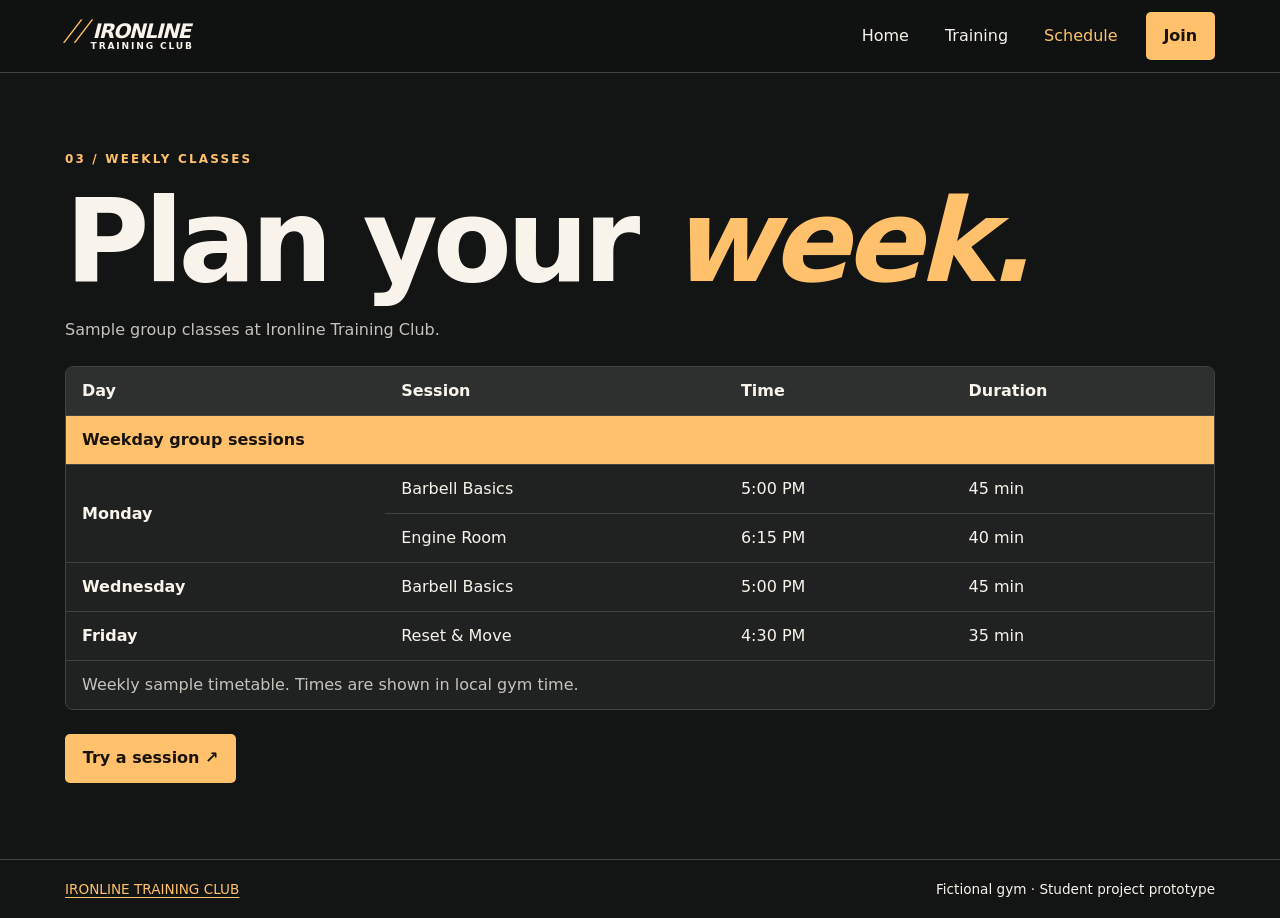
<file: schedule.html>
<!doctype html>
<html lang="en">
<head>
  <meta charset="utf-8">
  <meta name="viewport" content="width=device-width, initial-scale=1">
  <meta name="description" content="Ironline Training Club is a fictional gym site with classes, a sample schedule, and a demo sign-up.">
  <title>Schedule | Ironline Training Club</title>
  <link href="https://cdn.jsdelivr.net/npm/bootstrap@5.3.8/dist/css/bootstrap.min.css" rel="stylesheet" integrity="sha384-sRIl4kxILFvY47J16cr9ZwB07vP4J8+LH7qKQnuqkuIAvNWLzeN8tE5YBujZqJLB" crossorigin="anonymous">
  <link rel="stylesheet" href="styles.css">
</head>
<body>
  <a class="skip-link" href="#main">Skip to content</a>

  <header class="site-header">
    <nav class="navbar navbar-expand-md shell" data-bs-theme="dark" aria-label="Main navigation">
      <a class="navbar-brand wordmark" href="index.html"><span class="brand-mark" aria-hidden="true">╱╱</span> IRONLINE<span class="brand-sub">TRAINING CLUB</span></a>
      <button class="navbar-toggler" type="button" data-bs-toggle="collapse" data-bs-target="#nav-links" aria-controls="nav-links" aria-expanded="false" aria-label="Toggle navigation"><span class="navbar-toggler-icon"></span></button>
      <div class="collapse navbar-collapse" id="nav-links">
        <ul class="navbar-nav ms-auto">
          <li class="nav-item"><a class="nav-link" href="index.html">Home</a></li>
          <li class="nav-item"><a class="nav-link" href="training.html">Training</a></li>
          <li class="nav-item"><a class="nav-link" href="schedule.html" aria-current="page">Schedule</a></li>
          <li class="nav-item"><a class="btn btn-amber" href="join.html">Join</a></li>
        </ul>
      </div>
    </nav>
  </header>
  <main id="main">
  <section class="shell section-space">
    <p class="kicker">03 / WEEKLY CLASSES</p>
    <h1>Plan your <em>week.</em></h1>
    <p>Sample group classes at Ironline Training Club.</p>
    <div class="table-responsive panel schedule">
      <table class="table align-middle">
        <caption>Weekly sample timetable. Times are shown in local gym time.</caption>
        <thead><tr><th scope="col">Day</th><th scope="col">Session</th><th scope="col">Time</th><th scope="col">Duration</th></tr></thead>
        <tbody><tr class="table-band"><td colspan="4">Weekday group sessions</td></tr></tbody>
        <tbody><tr><th scope="rowgroup" rowspan="2">Monday</th><td>Barbell Basics</td><td>5:00 PM</td><td>45 min</td></tr>
        <tr><td>Engine Room</td><td>6:15 PM</td><td>40 min</td></tr></tbody>
        <tbody><tr><th scope="row">Wednesday</th><td>Barbell Basics</td><td>5:00 PM</td><td>45 min</td></tr>
        <tr><th scope="row">Friday</th><td>Reset &amp; Move</td><td>4:30 PM</td><td>35 min</td></tr></tbody>
      </table>
    </div>
    <a class="btn btn-amber" href="join.html">Try a session <span aria-hidden="true">↗</span></a>
  </section>
  </main>
  <footer class="site-footer"><div class="shell footer-inner"><a href="index.html">IRONLINE TRAINING CLUB</a><span>Fictional gym · Student project prototype</span></div></footer>
  <script src="https://cdn.jsdelivr.net/npm/bootstrap@5.3.8/dist/js/bootstrap.bundle.min.js" integrity="sha384-FKyoEForCGlyvwx9Hj09JcYn3nv7wiPVlz7YYwJrWVcXK/BmnVDxM+D2scQbITxI" crossorigin="anonymous"></script>
</body>
</html>
</file>
<file: styles.css>
:root {
  color-scheme: dark;
  --background: #131414;
  --panel: #202222;
  --text: #f8f4eb;
  --muted: #c4c4bc;
  --amber: #ffc16b;
  --border: #41423e;
}

* { box-sizing: border-box; }

body {
  display: flex;
  flex-direction: column;
  min-height: 100vh;
  margin: 0;
  background: var(--background);
  color: var(--text);
  font-family: system-ui, sans-serif;
}

main { flex: 1; }
a { color: var(--amber); text-underline-offset: .24em; }
a:hover { color: #ffe0aa; }
:focus-visible { outline: 3px solid var(--amber); outline-offset: 4px; }

.shell { width: min(1150px, calc(100% - 3rem)); margin-inline: auto; }
.section-space { padding-block: clamp(2.4rem, 6vw, 5rem); }
.site-header { background: #101111; border-bottom: 1px solid var(--border); }
.navbar { min-height: 72px; }
.navbar-nav { align-items: center; gap: 1.25rem; }
.navbar .nav-link { color: var(--text); }
.navbar .nav-link:hover, .navbar .nav-link[aria-current="page"] { color: var(--amber); }
.wordmark {
  color: var(--text);
  font-weight: 900;
  font-style: italic;
  letter-spacing: -.06em;
  line-height: 1.05;
}

.brand-mark { color: var(--amber); }
.brand-sub {
  display: block;
  padding-left: 1.6rem;
  font-size: .57rem;
  font-style: normal;
  letter-spacing: .2em;
}

.skip-link {
  position: absolute;
  top: -4rem;
  left: 1rem;
  z-index: 10;
  padding: .5rem 1rem;
  background: var(--background);
}

.skip-link:focus { top: .5rem; }

.btn-amber {
  --bs-btn-color: #19130b;
  --bs-btn-bg: var(--amber);
  --bs-btn-hover-color: #19130b;
  --bs-btn-hover-bg: #ffda9f;
  --bs-btn-active-color: #19130b;
  --bs-btn-active-bg: #ffc16b;
  border-radius: 5px;
  padding: .7rem 1.05rem;
  font-weight: 800;
}

.hero {
  position: relative;
  isolation: isolate;
  display: grid;
  align-items: center;
  min-height: clamp(480px, 62vw, 700px);
  background: linear-gradient(90deg, #121313f5 4%, #121313c4 43%, #12131325 100%),
    url("assets/hero.jpg") center / cover;
  border-bottom: 1px solid var(--border);
}

.hero-content { padding-block: 3rem 6rem; }
.hero p:not(.kicker) { max-width: 31rem; font-size: 1.15rem; }
.hero-note {
  position: absolute;
  right: max(1.5rem, calc((100% - 1150px) / 2));
  bottom: 1.5rem;
  display: grid;
  padding: .75rem 1rem;
  background: #171818f2;
  border-left: 3px solid var(--amber);
}

.hero-note span { color: var(--muted); font-size: .88rem; }
.kicker {
  color: var(--amber);
  font-size: .75rem;
  font-weight: 800;
  letter-spacing: .18em;
}

h1, h2, h3 { font-weight: 900; line-height: 1; letter-spacing: -.045em; }
h1 { margin-bottom: 1.2rem; font-size: clamp(3.1rem, 9vw, 7.6rem); }
h1 em { color: var(--amber); }
h2 { font-size: clamp(1.65rem, 4vw, 3rem); }
h3 { font-size: 1.45rem; }
p { color: var(--muted); }
.training-grid, .feature-grid { display: grid; gap: 1rem; margin-block: 1.5rem; }
.training-grid { grid-template-columns: repeat(3, minmax(0, 1fr)); }
.feature-grid { grid-template-columns: minmax(0, 1.5fr) minmax(0, 1fr); align-items: start; }
.card.program, .panel {
  min-width: 0;
  padding: 1.25rem;
  background: var(--panel);
  color: var(--text);
  border: 1px solid var(--border);
  border-radius: 8px;
}

.program h3 { margin-top: .8rem; }
.program p { margin-bottom: 0; }
.text-link { font-weight: 750; }
.carousel { overflow: hidden; border-radius: 8px; }
.carousel-item img, .join-photo { display: block; width: 100%; object-fit: cover; }
.carousel-item img { aspect-ratio: 16 / 9; }
.join-photo { aspect-ratio: 3 / 2; margin-bottom: 1rem; border-radius: 5px; }
audio { width: 100%; }
.schedule { padding: 0; margin-block: 1.5rem; }
.schedule .table {
  margin: 0;
  --bs-table-bg: transparent;
  --bs-table-color: var(--text);
  --bs-table-border-color: var(--border);
}
.schedule th, .schedule td, caption { padding: .75rem 1rem; }
.schedule thead { background: #2d302f; }
.schedule .table-band td { background: var(--amber); color: #19130b; font-weight: 800; }
caption { color: var(--muted); }
.join-form fieldset, .consent { margin-block: 1rem; }
.join-form legend { font-size: 1rem; font-weight: 750; }
.form-control, .form-select { color-scheme: dark; background-color: #141515; border-color: #696a61; color: var(--text); }
.form-control::placeholder { color: #b5b4ab; }
.form-control:focus, .form-select:focus { color: var(--text); background-color: #141515; border-color: var(--amber); }
.form-select { --bs-form-select-bg-img: url("data:image/svg+xml,%3Csvg xmlns='http://www.w3.org/2000/svg' viewBox='0 0 16 16'%3E%3Cpath fill='none' stroke='%23fff' stroke-linecap='round' stroke-linejoin='round' stroke-width='2' d='m2 5 6 6 6-6'/%3E%3C/svg%3E"); }
.form-check-input:checked { background-color: #986018; border-color: #c08436; }
.result { padding: .65rem; margin: .8rem 0 0; background: #46321a; color: var(--text); }
.site-footer { border-top: 1px solid var(--border); padding-block: 1.15rem; }
.footer-inner { display: flex; justify-content: space-between; gap: .65rem; flex-wrap: wrap; font-size: .85rem; }

@media (max-width: 767px) {
  .shell { width: calc(100% - 2rem); }
  .navbar-nav { align-items: stretch; gap: .35rem; padding-block: .75rem; }
  .navbar-nav .btn { display: block; text-align: left; }
  .hero { background-position: 57% center; }
  .hero-note { right: 1rem; bottom: 1rem; }
  .training-grid, .feature-grid { grid-template-columns: minmax(0, 1fr); }
  .schedule th, .schedule td { padding: .55rem .5rem; font-size: .85rem; }
}
</file>
